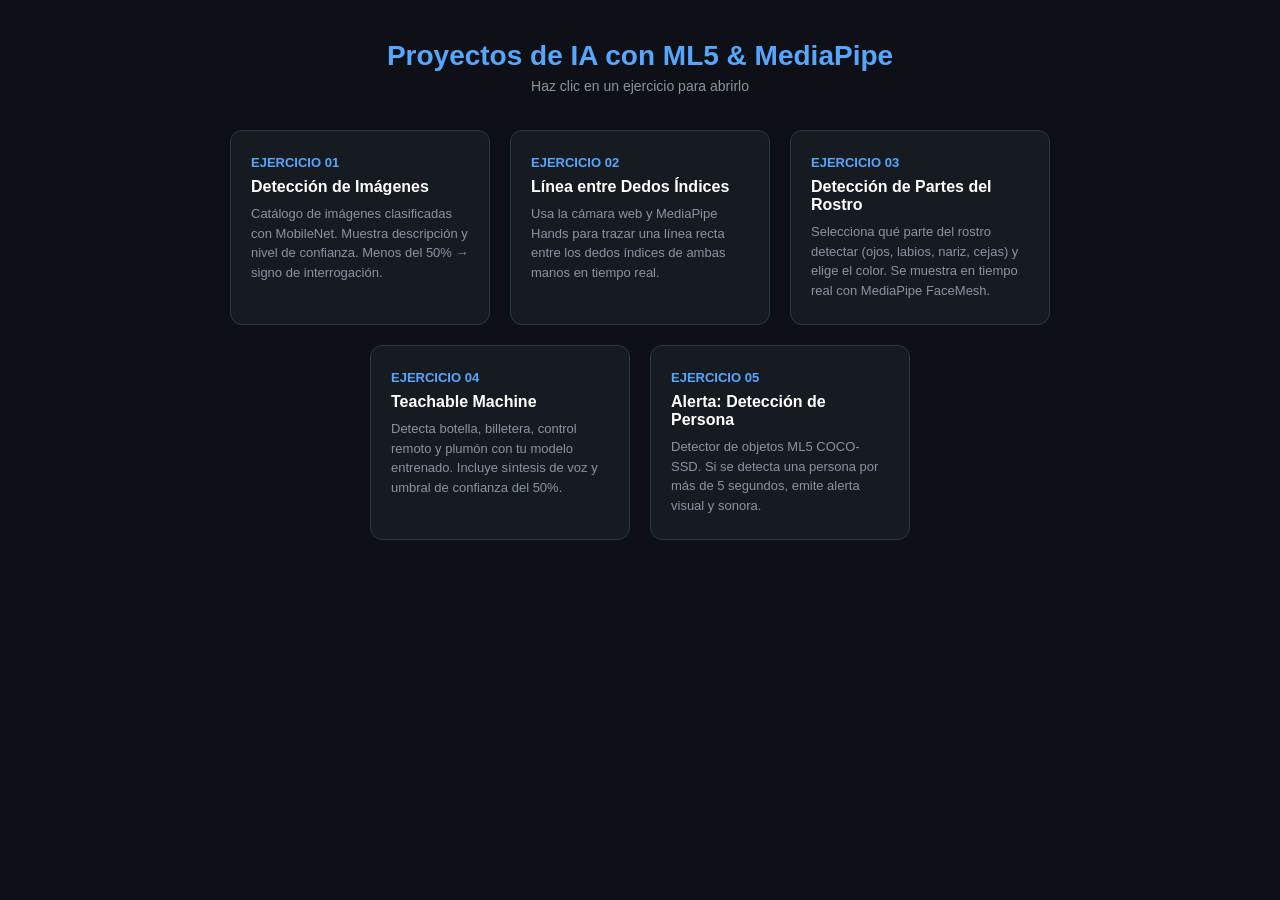
<file: index.html>
<!DOCTYPE html>
<html lang="es">
<head>
  <meta charset="UTF-8">
  <title>Proyectos IA - Índice</title>
  <link rel="stylesheet" href="style.css">
</head>
<body>
  <h1>Proyectos de IA con ML5 & MediaPipe</h1>
  <p class="subtitulo">Haz clic en un ejercicio para abrirlo</p>

  <div class="grid">
    <a class="card" href="./DetecImage/index.html">
      <div class="num">EJERCICIO 01</div>
      <h2>Detección de Imágenes</h2>
      <p>Catálogo de imágenes clasificadas con MobileNet. Muestra descripción y nivel de confianza. Menos del 50% → signo de interrogación.</p>
    </a>

    <a class="card" href="./LineDedos/index.html">
      <div class="num">EJERCICIO 02</div>
      <h2>Línea entre Dedos Índices</h2>
      <p>Usa la cámara web y MediaPipe Hands para trazar una línea recta entre los dedos índices de ambas manos en tiempo real.</p>
    </a>

    <a class="card" href="./deteccionRostro/index.html">
      <div class="num">EJERCICIO 03</div>
      <h2>Detección de Partes del Rostro</h2>
      <p>Selecciona qué parte del rostro detectar (ojos, labios, nariz, cejas) y elige el color. Se muestra en tiempo real con MediaPipe FaceMesh.</p>
    </a>

    <a class="card" href="./detecionobjeto/index.html">
      <div class="num">EJERCICIO 04</div>
      <h2>Teachable Machine</h2>
      <p>Detecta botella, billetera, control remoto y plumón con tu modelo entrenado. Incluye síntesis de voz y umbral de confianza del 50%.</p>
    </a>

    <a class="card" href="./alerta/index.html">
      <div class="num">EJERCICIO 05</div>
      <h2>Alerta: Detección de Persona</h2>
      <p>Detector de objetos ML5 COCO-SSD. Si se detecta una persona por más de 5 segundos, emite alerta visual y sonora.</p>
    </a>
  </div>


</body>
</html>
</file>
<file: style.css>
* {
         box-sizing: border-box;
        margin: 0; 
        padding: 0; 
        }

    body {
        background: #0d1117;
         color: white; 
         font-family: Arial, sans-serif; 
         min-height: 100vh; 
         padding: 40px 20px;
         }
    h1 { 
        text-align: center; 
        font-size: 28px; 
        color: #58a6ff; 
        margin-bottom: 6px; 
    }
    .subtitulo {
         text-align: center; 
         color: #8b949e; 
         font-size: 14px; 
         margin-bottom: 36px;
        }
    .grid {
         display: flex; 
         flex-wrap: wrap; 
         justify-content: center; 
         gap: 20px; 
         max-width: 900px; 
         margin: 0 auto; 
        }
    .card { 
        background: #161b22; 
        border: 1px solid #30363d;
         border-radius: 12px; 
         width: 260px; 
         padding: 24px 20px; 
         text-decoration: none; 
         color: white; 
         transition: border-color 0.2s, transform 0.2s; 
         display: block; 
        }
    .card:hover { 
        border-color: #58a6ff; 
        transform: translateY(-4px); 
    }
    .card .num { 
        font-size: 13px; 
        color: #58a6ff; 
        font-weight: bold; 
        margin-bottom: 8px;
     }
    .card .icono { 
        font-size: 36px; 
        margin-bottom: 10px; 
    }
    .card h2 { 
        font-size: 16px;
         margin-bottom: 8px;
         }
    .card p {
         font-size: 13px; 
         color: #8b949e; 
         line-height: 1.5; 
        }
    footer { 
        text-align: center; 
        color: #444; 
        font-size: 12px; 
        margin-top: 40px;
     }
</file>
